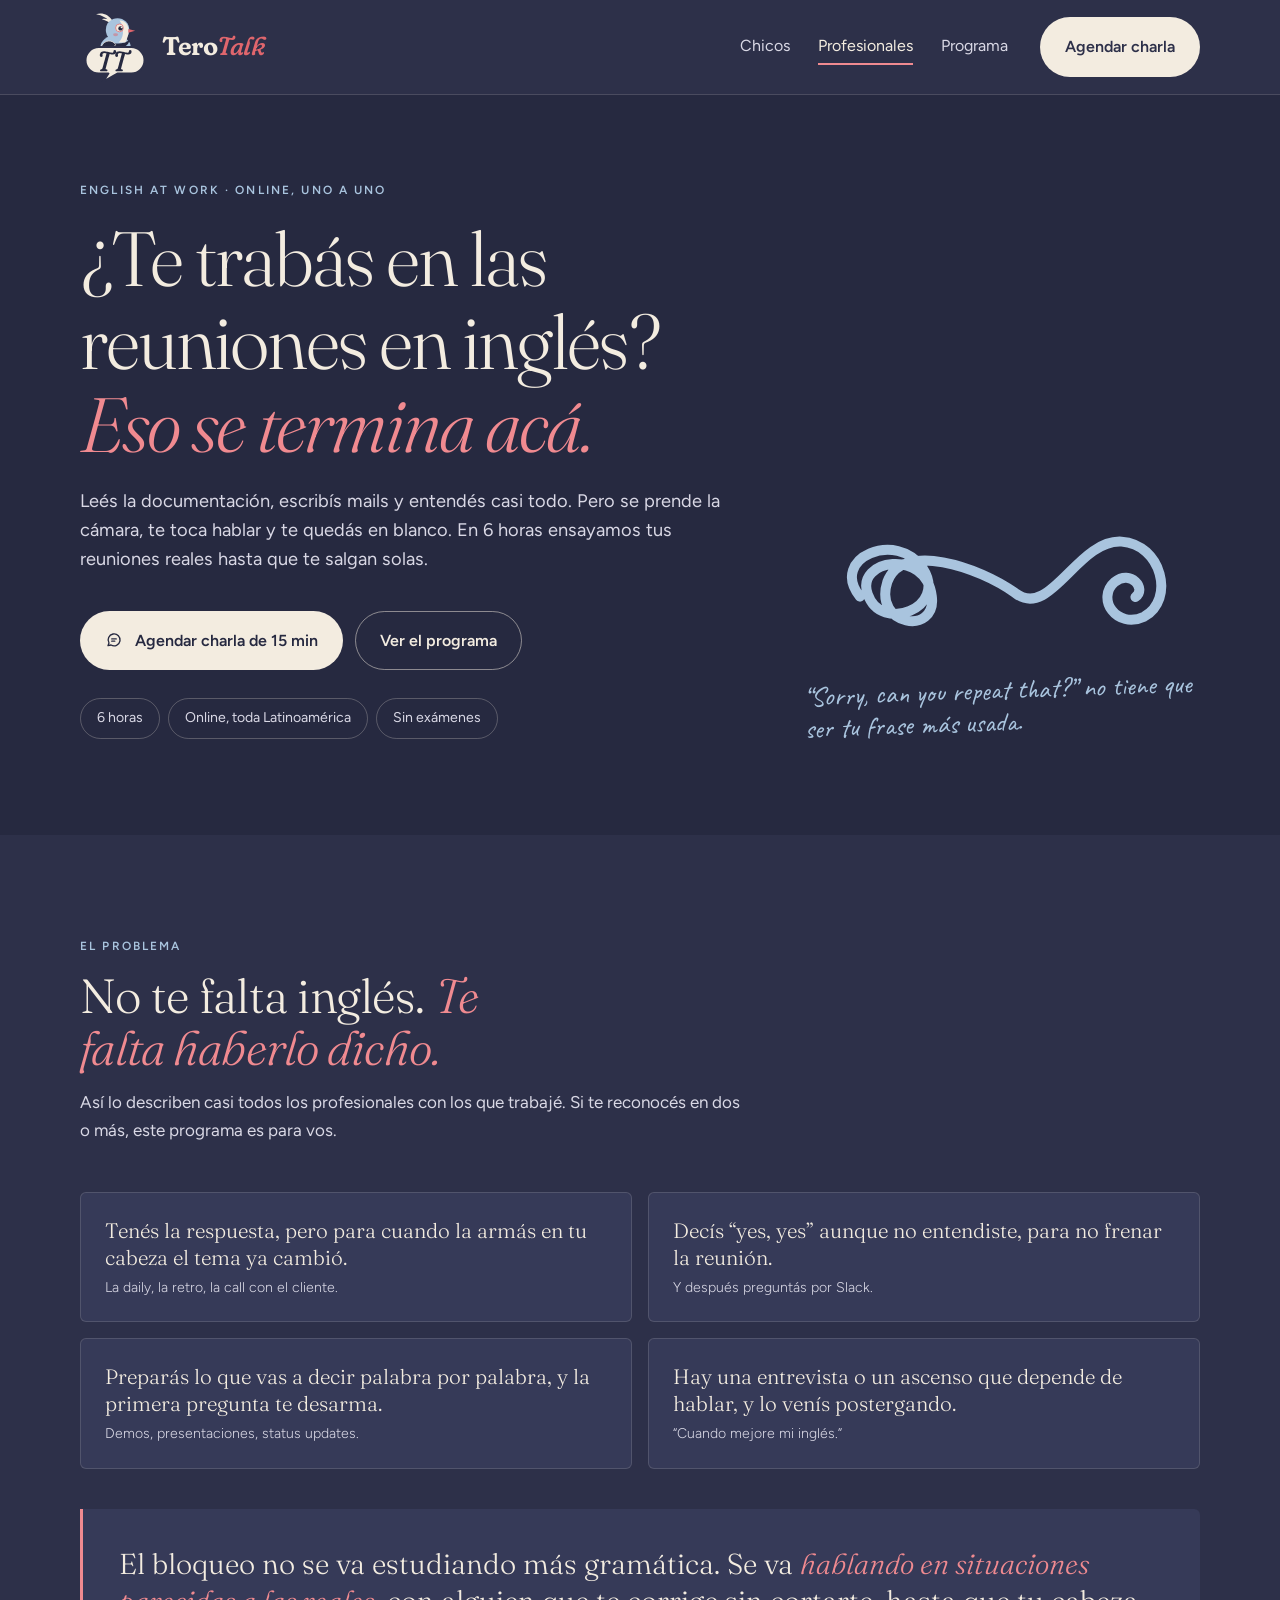
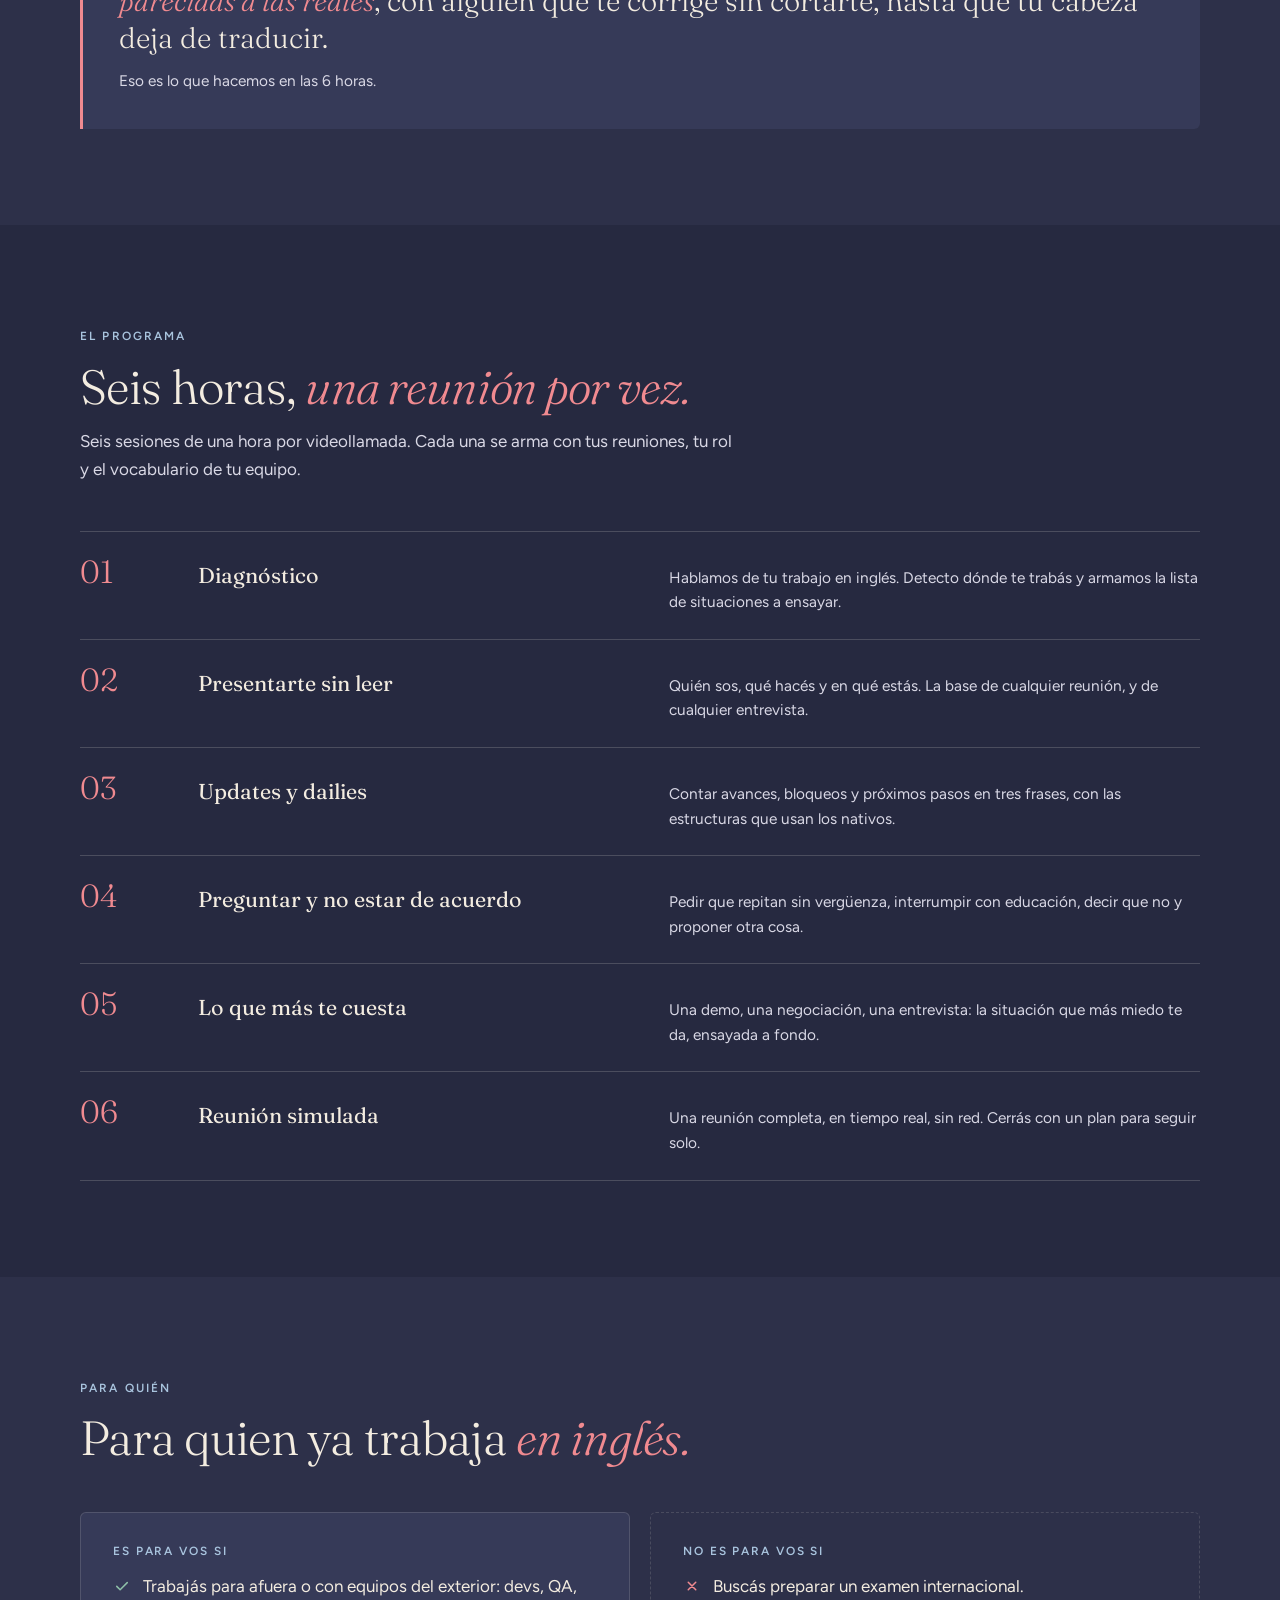
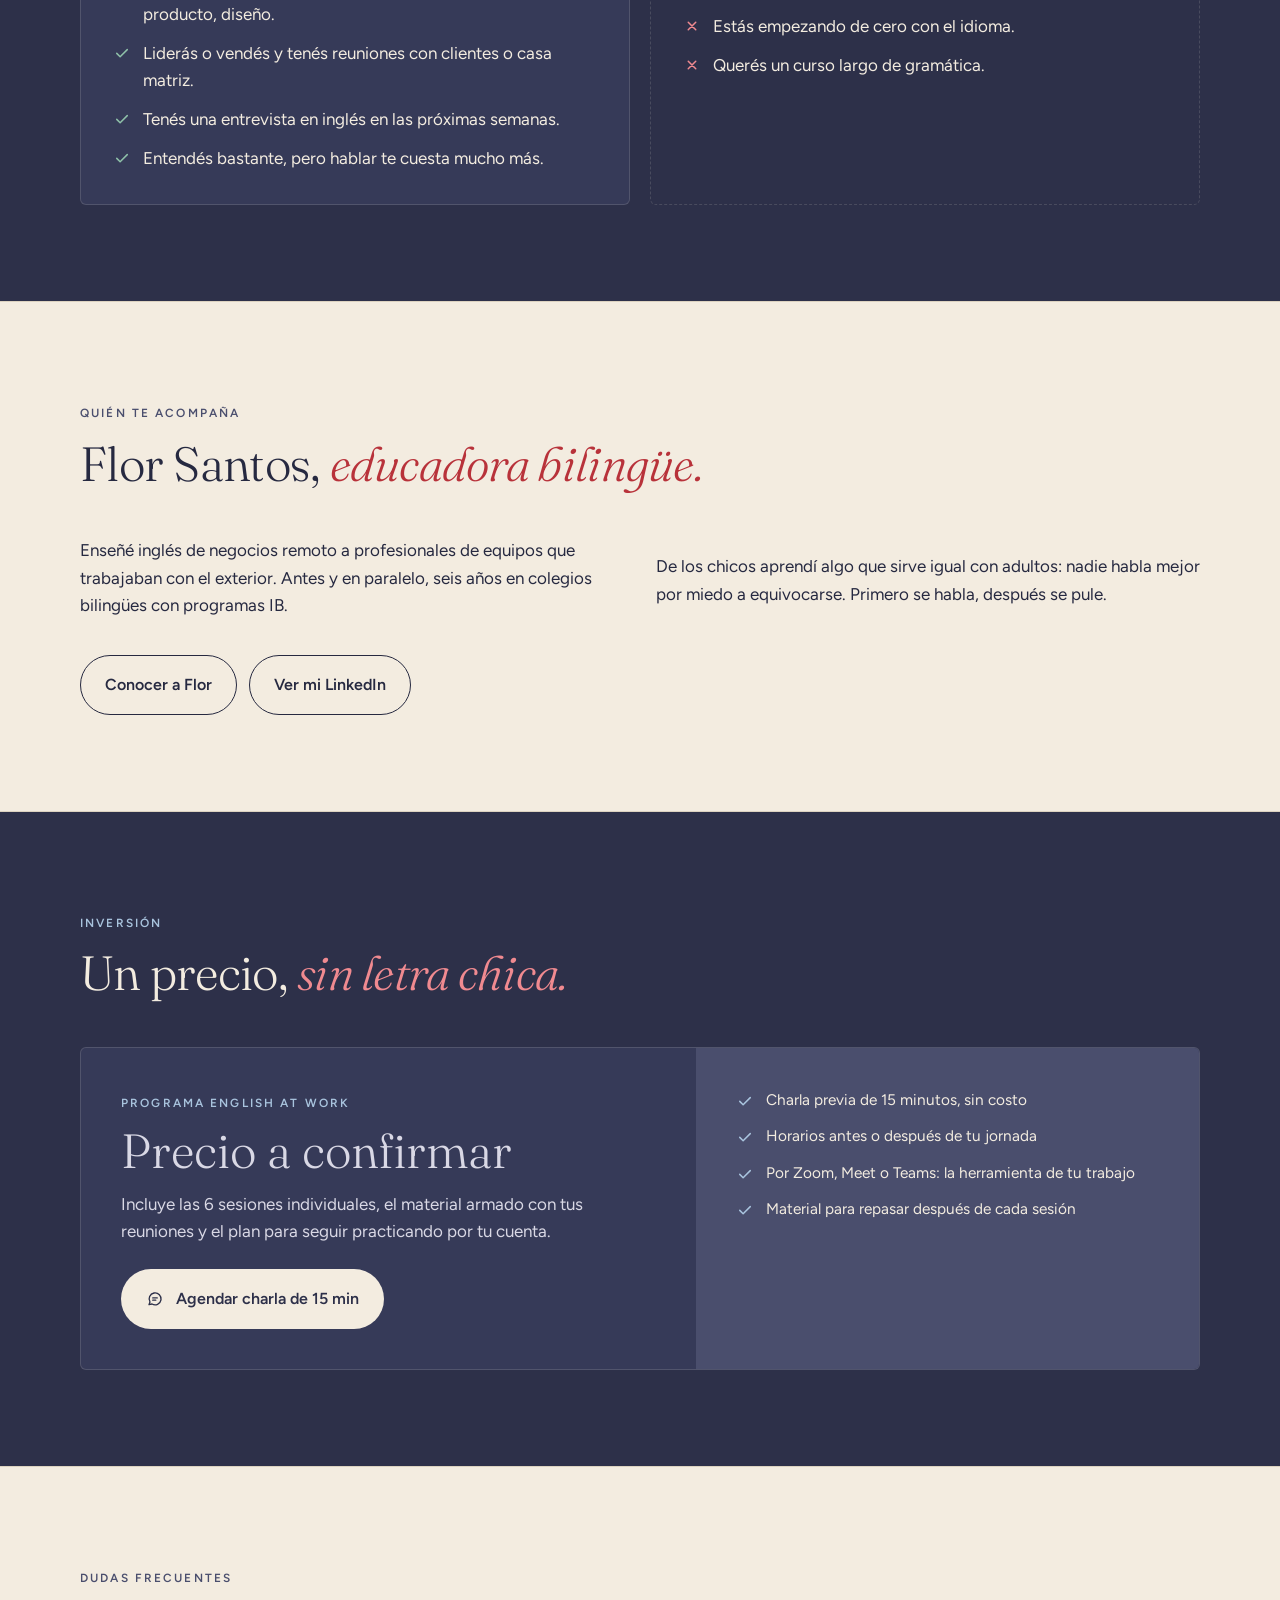
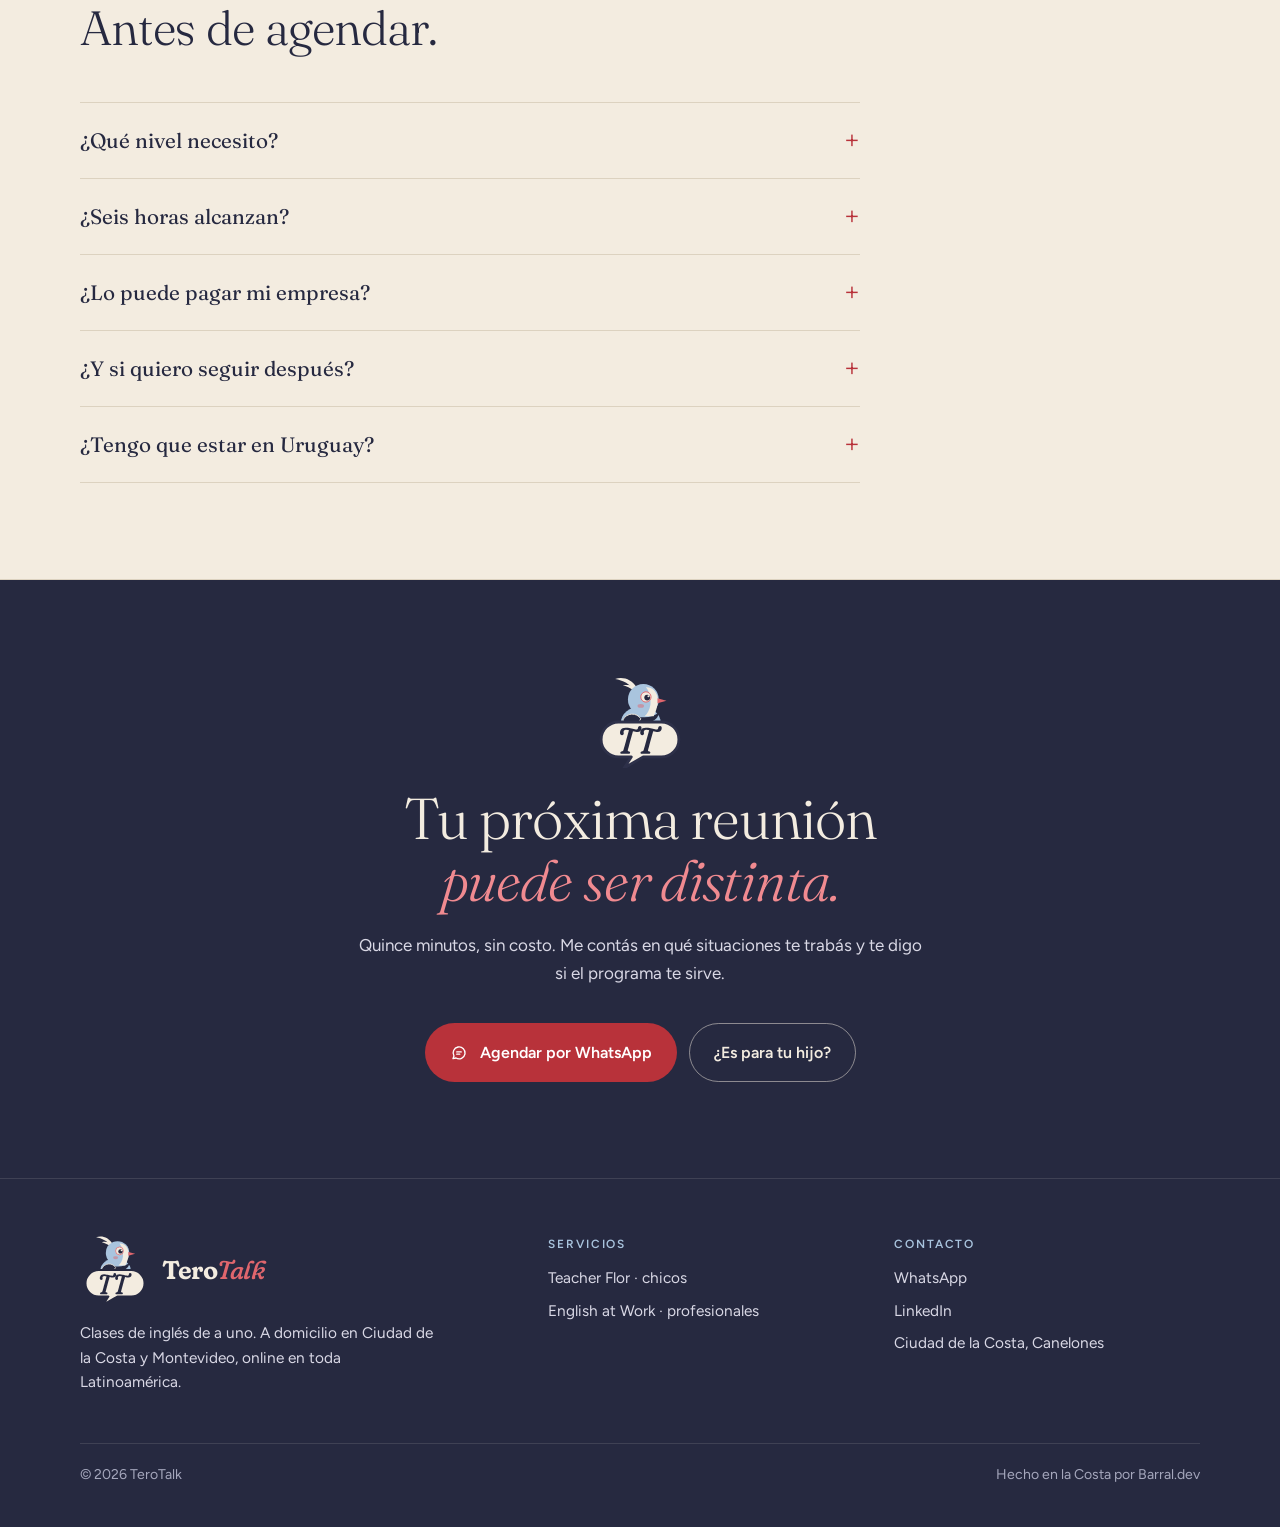
<file: professionals/index.html>
<!DOCTYPE html>
<html lang="es-UY">
<head>
<meta charset="utf-8">
<meta name="viewport" content="width=device-width,initial-scale=1">
<title>Inglés para reuniones de trabajo, online · English at Work de TeroTalk</title>
<meta name="description" content="Programa online de 6 horas, uno a uno, para profesionales que entienden inglés pero se traban al hablar en reuniones, dailies y entrevistas. Online, en toda Latinoamérica.">
<meta name="theme-color" content="#2D3049">
<link rel="icon" href="../assets/brand/favicon.svg" type="image/svg+xml">
<link rel="canonical" href="https://barral.dev/terotalk/professionals/">

<meta property="og:type" content="website">
<meta property="og:locale" content="es_UY">
<meta property="og:url" content="https://barral.dev/terotalk/professionals/">
<meta property="og:title" content="English at Work · ¿Te trabás en las reuniones en inglés?">
<meta property="og:description" content="Seis horas uno a uno, online, ensayando tus reuniones reales hasta que salgan solas.">
<meta property="og:image" content="https://barral.dev/terotalk/assets/brand/og-cover.png">
<meta name="twitter:card" content="summary_large_image">
<meta name="twitter:title" content="English at Work · ¿Te trabás en las reuniones en inglés?">
<meta name="twitter:description" content="Seis horas uno a uno, online, ensayando tus reuniones reales hasta que salgan solas.">
<meta name="twitter:image" content="https://barral.dev/terotalk/assets/brand/og-cover.png">

<script type="application/ld+json">
{
  "@context": "https://schema.org",
  "@type": "Service",
  "name": "English at Work · Inglés para reuniones de trabajo",
  "serviceType": "Clases de inglés online para profesionales",
  "provider": {"@type": "Person", "name": "Florencia Santos", "url": "https://barral.dev/terotalk/"},
  "areaServed": {"@type": "Place", "name": "América Latina"}
}
</script>

<link rel="preconnect" href="https://fonts.googleapis.com">
<link rel="preconnect" href="https://fonts.gstatic.com" crossorigin>
<link rel="stylesheet" href="https://fonts.googleapis.com/css2?family=Caveat:wght@600&family=Figtree:wght@400;500;600&family=Fraunces:ital,opsz,wght,SOFT,WONK@0,9..144,300..700,0..100,0..1;1,9..144,300..700,0..100,0..1&display=swap">
<link rel="stylesheet" href="../assets/css/site.css">
</head>
<body>
<svg class="icon-sprite" aria-hidden="true">
  <symbol id="knot" viewBox="0 0 200 80"><path d="M30 45 C15 25 50 12 62 32 C74 52 40 64 34 44 C28 26 64 22 66 46 C68 66 36 60 44 38 C52 18 90 32 108 46 C125 60 140 20 162 22 C182 24 188 52 172 60 C158 66 148 50 158 42 C166 36 174 46 168 50" fill="none" stroke="currentColor" stroke-width="5" stroke-linecap="round"/></symbol>
  <symbol id="logo" viewBox="4 22 232 232"><g transform="translate(28 10) scale(1.62)"><ellipse class="logo__wing" cx="58" cy="80" rx="31" ry="25"/><ellipse class="logo__ink" cx="64" cy="88" rx="20" ry="15"/><path class="logo__belly" d="M44 66 C54 74 76 74 86 64 C86 72 80 78 70 80 C58 81 48 76 44 66 Z"/><path class="logo__arm" d="M30 76 C36 64 52 64 58 74 C52 86 38 88 30 76 Z"/><path class="logo__ink" d="M52 26 C44 12 30 8 18 12 C30 14 42 20 48 30 Z"/><path class="logo__ink" d="M54 30 C48 22 38 20 30 22 C38 24 46 28 50 34 Z"/><circle class="logo__wing" cx="62" cy="44" r="24"/><path class="logo__ink" d="M84 40 C82 30 74 24 66 25 C72 32 74 42 73 52 C72 60 68 66 64 70 L78 70 C82 62 86 50 84 40 Z"/><path class="logo__beak" d="M84 42 L98 46 L84 50 Z"/><ellipse class="logo__cheek" cx="58" cy="54" rx="5" ry="3"/><circle class="logo__eye" cx="66" cy="40" r="8"/><circle class="logo__belly" cx="68" cy="41" r="4.5"/><circle class="logo__ink" cx="70" cy="39" r="1.6"/></g><path class="logo__bubble" stroke-width="7" stroke-linejoin="round" d="M66 138 H174 A44 44 0 0 1 174 226 H128 L80 254 L98 226 H66 A44 44 0 0 1 66 138 Z"/><path class="logo__letters" transform="translate(61 218) scale(0.04633 -0.04633)" d="M490 1418Q551 1418 616 1408Q682 1398 748 1383Q814 1368 875 1353Q936 1338 987 1328Q1038 1318 1073 1318Q1108 1318 1127 1332Q1146 1346 1155 1372Q1162 1390 1164 1402Q1165 1414 1168 1426Q1178 1466 1200 1488Q1222 1511 1266 1511Q1308 1511 1333 1481Q1358 1451 1356 1389Q1355 1296 1296 1240Q1237 1184 1134 1184Q1091 1184 1028 1196Q966 1207 894 1224Q823 1242 751 1258Q679 1275 616 1287Q552 1299 506 1299Q437 1299 408 1269Q379 1239 378 1187Q378 1175 380 1163Q383 1151 386 1138Q389 1124 389 1107Q388 1067 366 1040Q344 1012 297 1012Q246 1012 214 1046Q183 1081 184 1146Q186 1224 222 1286Q257 1347 324 1382Q392 1418 490 1418ZM611 203Q603 169 609 156Q615 143 634 135L693 120Q737 102 737 64Q737 32 716 16Q696 0 664 0H263Q231 0 217 16Q203 31 203 55Q204 81 218 98Q233 114 257 123L307 137Q339 146 354 166Q369 185 381 231Q392 267 411 336Q430 404 455 493Q480 582 508 682Q535 782 562 882Q590 983 615 1074Q640 1164 660 1235Q679 1306 690 1346L913 1304Q898 1251 876 1174Q855 1096 829 1003Q803 910 776 812Q749 713 723 618Q697 522 674 439Q652 356 636 294Q619 233 611 203Z"/><path class="logo__letters" transform="translate(112 218) scale(0.04633 -0.04633)" d="M490 1418Q551 1418 616 1408Q682 1398 748 1383Q814 1368 875 1353Q936 1338 987 1328Q1038 1318 1073 1318Q1108 1318 1127 1332Q1146 1346 1155 1372Q1162 1390 1164 1402Q1165 1414 1168 1426Q1178 1466 1200 1488Q1222 1511 1266 1511Q1308 1511 1333 1481Q1358 1451 1356 1389Q1355 1296 1296 1240Q1237 1184 1134 1184Q1091 1184 1028 1196Q966 1207 894 1224Q823 1242 751 1258Q679 1275 616 1287Q552 1299 506 1299Q437 1299 408 1269Q379 1239 378 1187Q378 1175 380 1163Q383 1151 386 1138Q389 1124 389 1107Q388 1067 366 1040Q344 1012 297 1012Q246 1012 214 1046Q183 1081 184 1146Q186 1224 222 1286Q257 1347 324 1382Q392 1418 490 1418ZM611 203Q603 169 609 156Q615 143 634 135L693 120Q737 102 737 64Q737 32 716 16Q696 0 664 0H263Q231 0 217 16Q203 31 203 55Q204 81 218 98Q233 114 257 123L307 137Q339 146 354 166Q369 185 381 231Q392 267 411 336Q430 404 455 493Q480 582 508 682Q535 782 562 882Q590 983 615 1074Q640 1164 660 1235Q679 1306 690 1346L913 1304Q898 1251 876 1174Q855 1096 829 1003Q803 910 776 812Q749 713 723 618Q697 522 674 439Q652 356 636 294Q619 233 611 203Z"/></symbol>
  <symbol id="chat" viewBox="0 0 24 24"><path d="M4 19.5 5.3 16A8 8 0 1 1 8 18.7z" fill="none" stroke="currentColor" stroke-width="1.8" stroke-linejoin="round"/><path d="M9 10.5h6M9 13.5h4" stroke="currentColor" stroke-width="1.8" stroke-linecap="round"/></symbol>
  <symbol id="check" viewBox="0 0 24 24"><path d="m5 12.5 4.5 4.5L19 7.5" fill="none" stroke="currentColor" stroke-width="2" stroke-linecap="round" stroke-linejoin="round"/></symbol>
  <symbol id="cross" viewBox="0 0 24 24"><path d="m7 7 10 10M17 7 7 17" fill="none" stroke="currentColor" stroke-width="2" stroke-linecap="round"/></symbol>
</svg>
<a class="skip-link" href="#main">Ir al contenido</a>

<header class="site-header">
  <div class="wrap site-header__bar">
    <a class="brand" href="../" aria-label="TeroTalk, inicio">
      <svg class="brand__mark" aria-hidden="true"><use href="#logo"/></svg>
      <b class="brand__name">Tero<i class="brand__talk">Talk</i></b>
    </a>
    <nav class="site-header__nav" aria-label="Principal">
      <a class="site-header__link" href="../kids/">Chicos</a>
      <a class="site-header__link" href="./" aria-current="page">Profesionales</a>
      <a class="site-header__link site-header__link--optional" href="#program">Programa</a>
    </nav>
    <a class="btn btn--solid" href="#book">Agendar charla</a>
  </div>
</header>

<main id="main">

<section class="page-hero page-hero--dark">
  <div class="wrap page-hero__grid">
    <div>
      <span class="eyebrow">English at Work · Online, uno a uno</span>
      <h1 class="page-hero__title">¿Te trabás en las reuniones en inglés? <em>Eso se termina acá.</em></h1>
      <p class="lead">Leés la documentación, escribís mails y entendés casi todo. Pero se prende la cámara, te toca hablar y te quedás en blanco. En 6 horas ensayamos tus reuniones reales hasta que te salgan solas.</p>
      <div class="actions">
        <a class="btn btn--light" href="https://wa.me/?text=Hi%20Flor!%20Quer%C3%ADa%20agendar%20la%20charla%20de%2015%20minutos%20por%20English%20at%20Work." target="_blank" rel="noopener"><svg class="btn__icon" aria-hidden="true"><use href="#chat"/></svg>Agendar charla de 15 min</a>
        <a class="btn btn--outline-light" href="#program">Ver el programa</a>
      </div>
      <div class="chips"><span class="chip">6 horas</span><span class="chip">Online, toda Latinoamérica</span><span class="chip">Sin exámenes</span></div>
    </div>
    <p class="page-hero__note">
      <svg class="thread" viewBox="0 0 200 80" aria-hidden="true"><use href="#knot"/></svg>
      <span lang="en">“Sorry, can you repeat that?”</span> no tiene que ser tu frase más usada.
    </p>
  </div>
</section>

<section aria-labelledby="fear">
  <div class="wrap">
    <div class="section-head">
      <span class="eyebrow">El problema</span>
      <h2 class="section-head__title" id="fear">No te falta inglés. <em>Te falta haberlo dicho.</em></h2>
      <p class="section-head__text">Así lo describen casi todos los profesionales con los que trabajé. Si te reconocés en dos o más, este programa es para vos.</p>
    </div>
    <ul class="fears">
      <li class="fears__item">Tenés la respuesta, pero para cuando la armás en tu cabeza el tema ya cambió.<span class="fears__note">La daily, la retro, la call con el cliente.</span></li>
      <li class="fears__item">Decís “yes, yes” aunque no entendiste, para no frenar la reunión.<span class="fears__note">Y después preguntás por Slack.</span></li>
      <li class="fears__item">Preparás lo que vas a decir palabra por palabra, y la primera pregunta te desarma.<span class="fears__note">Demos, presentaciones, status updates.</span></li>
      <li class="fears__item">Hay una entrevista o un ascenso que depende de hablar, y lo venís postergando.<span class="fears__note">“Cuando mejore mi inglés.”</span></li>
    </ul>
    <div class="callout">
      <p class="callout__text">El bloqueo no se va estudiando más gramática. Se va <em>hablando en situaciones parecidas a las reales</em>, con alguien que te corrige sin cortarte, hasta que tu cabeza deja de traducir.</p>
      <small class="callout__note">Eso es lo que hacemos en las 6 horas.</small>
    </div>
  </div>
</section>

<section class="band band--dark" id="program" aria-labelledby="program-title">
  <div class="wrap">
    <div class="section-head">
      <span class="eyebrow">El programa</span>
      <h2 class="section-head__title" id="program-title">Seis horas, <em>una reunión por vez.</em></h2>
      <p class="section-head__text">Seis sesiones de una hora por videollamada. Cada una se arma con tus reuniones, tu rol y el vocabulario de tu equipo.</p>
    </div>
    <ol class="program">
      <li class="program__step"><b class="program__name">Diagnóstico</b><span class="program__detail">Hablamos de tu trabajo en inglés. Detecto dónde te trabás y armamos la lista de situaciones a ensayar.</span></li>
      <li class="program__step"><b class="program__name">Presentarte sin leer</b><span class="program__detail">Quién sos, qué hacés y en qué estás. La base de cualquier reunión, y de cualquier entrevista.</span></li>
      <li class="program__step"><b class="program__name">Updates y dailies</b><span class="program__detail">Contar avances, bloqueos y próximos pasos en tres frases, con las estructuras que usan los nativos.</span></li>
      <li class="program__step"><b class="program__name">Preguntar y no estar de acuerdo</b><span class="program__detail">Pedir que repitan sin vergüenza, interrumpir con educación, decir que no y proponer otra cosa.</span></li>
      <li class="program__step"><b class="program__name">Lo que más te cuesta</b><span class="program__detail">Una demo, una negociación, una entrevista: la situación que más miedo te da, ensayada a fondo.</span></li>
      <li class="program__step"><b class="program__name">Reunión simulada</b><span class="program__detail">Una reunión completa, en tiempo real, sin red. Cerrás con un plan para seguir solo.</span></li>
    </ol>
  </div>
</section>

<section aria-labelledby="fit">
  <div class="wrap">
    <div class="section-head">
      <span class="eyebrow">Para quién</span>
      <h2 class="section-head__title" id="fit">Para quien ya trabaja <em>en inglés.</em></h2>
    </div>
    <div class="split">
      <div class="fit fit--yes">
        <h3 class="fit__title">Es para vos si</h3>
        <ul class="fit__list">
          <li class="fit__item"><svg class="fit__icon" aria-hidden="true"><use href="#check"/></svg><span>Trabajás para afuera o con equipos del exterior: devs, QA, producto, diseño.</span></li>
          <li class="fit__item"><svg class="fit__icon" aria-hidden="true"><use href="#check"/></svg><span>Liderás o vendés y tenés reuniones con clientes o casa matriz.</span></li>
          <li class="fit__item"><svg class="fit__icon" aria-hidden="true"><use href="#check"/></svg><span>Tenés una entrevista en inglés en las próximas semanas.</span></li>
          <li class="fit__item"><svg class="fit__icon" aria-hidden="true"><use href="#check"/></svg><span>Entendés bastante, pero hablar te cuesta mucho más.</span></li>
        </ul>
      </div>
      <div class="fit fit--no">
        <h3 class="fit__title">No es para vos si</h3>
        <ul class="fit__list">
          <li class="fit__item"><svg class="fit__icon" aria-hidden="true"><use href="#cross"/></svg><span>Buscás preparar un examen internacional.</span></li>
          <li class="fit__item"><svg class="fit__icon" aria-hidden="true"><use href="#cross"/></svg><span>Estás empezando de cero con el idioma.</span></li>
          <li class="fit__item"><svg class="fit__icon" aria-hidden="true"><use href="#cross"/></svg><span>Querés un curso largo de gramática.</span></li>
        </ul>
      </div>
    </div>
  </div>
</section>

<section class="band band--soft" aria-labelledby="experience">
  <div class="wrap">
    <div class="section-head">
      <span class="eyebrow">Quién te acompaña</span>
      <h2 class="section-head__title" id="experience">Flor Santos, <em>educadora bilingüe.</em></h2>
    </div>
    <div class="duo">
      <p>Enseñé inglés de negocios remoto a profesionales de equipos que trabajaban con el exterior. Antes y en paralelo, seis años en colegios bilingües con programas IB.</p>
      <p>De los chicos aprendí algo que sirve igual con adultos: nadie habla mejor por miedo a equivocarse. Primero se habla, después se pule.</p>
    </div>
    <div class="actions">
      <a class="btn btn--outline" href="../#about">Conocer a Flor</a>
      <a class="btn btn--outline" href="https://www.linkedin.com/in/florsantosacosta/" target="_blank" rel="noopener">Ver mi LinkedIn</a>
    </div>
  </div>
</section>

<section id="book" aria-labelledby="pricing">
  <div class="wrap">
    <div class="section-head">
      <span class="eyebrow">Inversión</span>
      <h2 class="section-head__title" id="pricing">Un precio, <em>sin letra chica.</em></h2>
    </div>
    <div class="price">
      <div class="price__main">
        <span class="eyebrow">Programa English at Work</span>
        <div class="price__amount price__amount--tbd">Precio a confirmar</div>
        <p class="price__text">Incluye las 6 sesiones individuales, el material armado con tus reuniones y el plan para seguir practicando por tu cuenta.</p>
        <div class="actions actions--tight">
          <a class="btn btn--solid" href="https://wa.me/?text=Hi%20Flor!%20Quer%C3%ADa%20agendar%20la%20charla%20de%2015%20minutos%20por%20English%20at%20Work." target="_blank" rel="noopener"><svg class="btn__icon" aria-hidden="true"><use href="#chat"/></svg>Agendar charla de 15 min</a>
        </div>
      </div>
      <div class="price__side price__side--dark">
        <ul class="price__list">
          <li class="price__item"><svg class="price__icon" aria-hidden="true"><use href="#check"/></svg><span>Charla previa de 15 minutos, sin costo</span></li>
          <li class="price__item"><svg class="price__icon" aria-hidden="true"><use href="#check"/></svg><span>Horarios antes o después de tu jornada</span></li>
          <li class="price__item"><svg class="price__icon" aria-hidden="true"><use href="#check"/></svg><span>Por Zoom, Meet o Teams: la herramienta de tu trabajo</span></li>
          <li class="price__item"><svg class="price__icon" aria-hidden="true"><use href="#check"/></svg><span>Material para repasar después de cada sesión</span></li>
        </ul>
      </div>
    </div>
  </div>
</section>

<section class="band band--soft" aria-labelledby="faq">
  <div class="wrap">
    <div class="section-head">
      <span class="eyebrow">Dudas frecuentes</span>
      <h2 class="section-head__title" id="faq">Antes de agendar.</h2>
    </div>
    <div class="faq">
      <details class="faq__item"><summary class="faq__question">¿Qué nivel necesito?</summary><p class="faq__answer">Tenés que poder leer y escribir en inglés en tu trabajo. Si entendés una reunión pero te cuesta intervenir, estás en el punto justo.</p></details>
      <details class="faq__item"><summary class="faq__question">¿Seis horas alcanzan?</summary><p class="faq__answer">Para aprender inglés, no. Para dejar de bloquearte en las situaciones que más te importan, sí: no empezamos de cero, destrabamos lo que ya sabés.</p></details>
      <details class="faq__item"><summary class="faq__question">¿Lo puede pagar mi empresa?</summary><p class="faq__answer">Muchas empresas tienen presupuesto de formación. Si lo necesitás, te preparo una propuesta para presentar.</p></details>
      <details class="faq__item"><summary class="faq__question">¿Y si quiero seguir después?</summary><p class="faq__answer">Al terminar vemos juntos si te conviene seguir con sesiones sueltas o practicar por tu cuenta con el plan.</p></details>
      <details class="faq__item"><summary class="faq__question">¿Tengo que estar en Uruguay?</summary><p class="faq__answer">No. Es todo online, así que da lo mismo dónde estés: Montevideo, el interior, o cualquier país de Latinoamérica. Solo acordamos el horario según tu huso.</p></details>
    </div>
  </div>
</section>

<section class="band band--dark cta" aria-labelledby="closing">
  <div class="wrap">
    <svg class="cta__mark" aria-hidden="true"><use href="#logo"/></svg>
    <h2 class="cta__title" id="closing">Tu próxima reunión <em>puede ser distinta.</em></h2>
    <p class="cta__text">Quince minutos, sin costo. Me contás en qué situaciones te trabás y te digo si el programa te sirve.</p>
    <div class="actions">
      <a class="btn btn--primary" href="https://wa.me/?text=Hi%20Flor!%20Quer%C3%ADa%20agendar%20la%20charla%20de%2015%20minutos%20por%20English%20at%20Work." target="_blank" rel="noopener"><svg class="btn__icon" aria-hidden="true"><use href="#chat"/></svg>Agendar por WhatsApp</a>
      <a class="btn btn--outline-light" href="../kids/">¿Es para tu hijo?</a>
    </div>
  </div>
</section>

</main>

<footer class="site-footer">
  <div class="wrap">
    <div class="site-footer__grid">
      <div class="site-footer__about">
        <a class="brand" href="../"><svg class="brand__mark" aria-hidden="true"><use href="#logo"/></svg><b class="brand__name">Tero<i class="brand__talk">Talk</i></b></a>
        <p class="site-footer__text">Clases de inglés de a uno. A domicilio en Ciudad de la Costa y Montevideo, online en toda Latinoamérica.</p>
      </div>
      <div>
        <h4 class="site-footer__title">Servicios</h4>
        <ul class="site-footer__list"><li><a class="site-footer__link" href="../kids/">Teacher Flor · chicos</a></li><li><a class="site-footer__link" href="./">English at Work · profesionales</a></li></ul>
      </div>
      <div>
        <h4 class="site-footer__title">Contacto</h4>
        <ul class="site-footer__list"><li><a class="site-footer__link" href="https://wa.me/" target="_blank" rel="noopener">WhatsApp</a></li><li><a class="site-footer__link" href="https://www.linkedin.com/in/florsantosacosta/" target="_blank" rel="noopener">LinkedIn</a></li><li>Ciudad de la Costa, Canelones</li></ul>
      </div>
    </div>
    <div class="site-footer__base"><span>© 2026 TeroTalk</span><span>Hecho en la Costa por <a class="site-footer__link" href="https://barral.dev" target="_blank" rel="noopener">Barral.dev</a></span></div>
  </div>
</footer>

</body>
</html>
</file>
<file: assets/css/site.css>
@layer vendor, reset, tokens, base, layout, components, utilities;

@import url("tokens.css") layer(tokens);
@import url("components.css") layer(components);

/* Page transitions (cross-document View Transitions). The header holds still so moving
   between pages feels like one site; the content hands over with a short fade and an 8px
   drift. Browsers without support just navigate. Nothing runs with reduced motion. */
@media (prefers-reduced-motion:no-preference){
  @view-transition{navigation:auto}
}

@layer reset{
  *{box-sizing:border-box;margin:0;padding:0}
  img,svg{max-width:100%;display:block}
  ul,ol{list-style:none}
  a{color:inherit;text-decoration:none}
  button,input,select,textarea{font:inherit;color:inherit}
}

@layer base{
  html{color-scheme:dark;scroll-behavior:smooth;scroll-padding-top:var(--header-offset)}

  body{
    background:var(--color-surface);
    color:var(--color-text);
    font-family:var(--font-sans);
    font-size:17px;
    line-height:var(--leading-base);
    -webkit-font-smoothing:antialiased;
    /* clip, not hidden: hidden turns the body into a scroll container, and a scroll container
       with nothing to scroll makes every CSS view() timeline inactive (the scroll-driven
       statement in "Quién enseña" silently never runs). */
    overflow-x:clip;
  }

  h1,h2,h3{
    font-family:var(--font-serif);
    font-weight:300;
    line-height:var(--leading-tight);
    letter-spacing:var(--tracking-tight);
    text-wrap:balance;
  }

  h1 em,h2 em{font-style:italic;color:var(--color-accent)}

  :focus-visible{outline:2px solid var(--color-accent);outline-offset:3px}

  @media (max-width:640px){
    body{font-size:16px}
  }

  @media (prefers-reduced-motion:reduce){
    *{animation:none !important;transition:none !important;scroll-behavior:auto !important}
  }

  ::view-transition-old(root){animation:page-out .22s cubic-bezier(.4,0,1,1) both}
  ::view-transition-new(root){animation:page-in .34s cubic-bezier(.2,.8,.2,1) .06s both}
  ::view-transition-group(site-header){animation-duration:0s}

  @keyframes page-out{to{opacity:0;transform:translateY(-8px)}}
  @keyframes page-in{from{opacity:0;transform:translateY(8px)}}
}

@layer layout{
  .wrap{width:min(100% - var(--space-8),var(--wrap));margin-inline:auto}

  section{padding:var(--space-24) 0}

  .band{background:var(--color-surface)}

  /* One section that has to fit on a laptop screen in one piece. */
  .section--tight{padding-block:var(--space-16)}

  .band--dark{
    --color-surface:var(--navy-900);
    --color-surface-raised:rgba(243,236,224,.05);
    --color-text:var(--sand-100);
    --color-text-muted:var(--lilac-200);
    --color-brand:var(--blue-300);
    --color-border:rgba(243,236,224,.18);
    background:var(--color-surface);
    color:var(--color-text);
  }


  .band--soft{
    --color-surface:var(--sand-100);
    --color-surface-raised:var(--sand-50);
    --color-surface-sunken:var(--sand-200);
    --color-text:var(--navy-900);
    --color-text-muted:var(--slate-500);
    --color-accent:var(--red-600);
    --color-brand:var(--slate-600);
    --color-border:var(--sand-300);
    --color-positive:var(--green-700);
    --color-stamp-ink:var(--navy-900);
    color:var(--color-text);
    background:var(--color-surface);
    border-block:1px solid var(--color-border);
  }

  .duo{display:grid;grid-template-columns:1fr 1fr;gap:var(--space-8)}
  .duo p+p{margin-top:var(--space-4)}

  .split{display:grid;grid-template-columns:1fr 1fr;gap:var(--space-5)}

  .cards{display:grid;grid-template-columns:repeat(3,1fr);gap:var(--space-5)}
  .cards--auto{grid-template-columns:repeat(auto-fit,minmax(220px,1fr))}

  @media (max-width:900px){
    section{padding:var(--space-18) 0}
    .section--tight{padding-block:var(--space-14)}
    .duo,.split{grid-template-columns:1fr}
    .cards{grid-template-columns:1fr 1fr}
  }

  @media (max-width:640px){
    section{padding:var(--space-16) 0}
    .cards{grid-template-columns:1fr}
  }
}

@layer utilities{
  .hand{font-family:var(--font-hand);font-weight:600}

  .eyebrow{
    display:inline-block;
    font-size:var(--text-xs);
    font-weight:600;
    letter-spacing:var(--tracking-wide);
    text-transform:uppercase;
    color:var(--color-brand);
  }

  .lead{
    margin-top:var(--space-5);
    max-width:58ch;
    font-size:var(--text-lg);
    color:var(--color-text-muted);
  }

  .lead--large{font-size:1.22rem}
}
</file>
